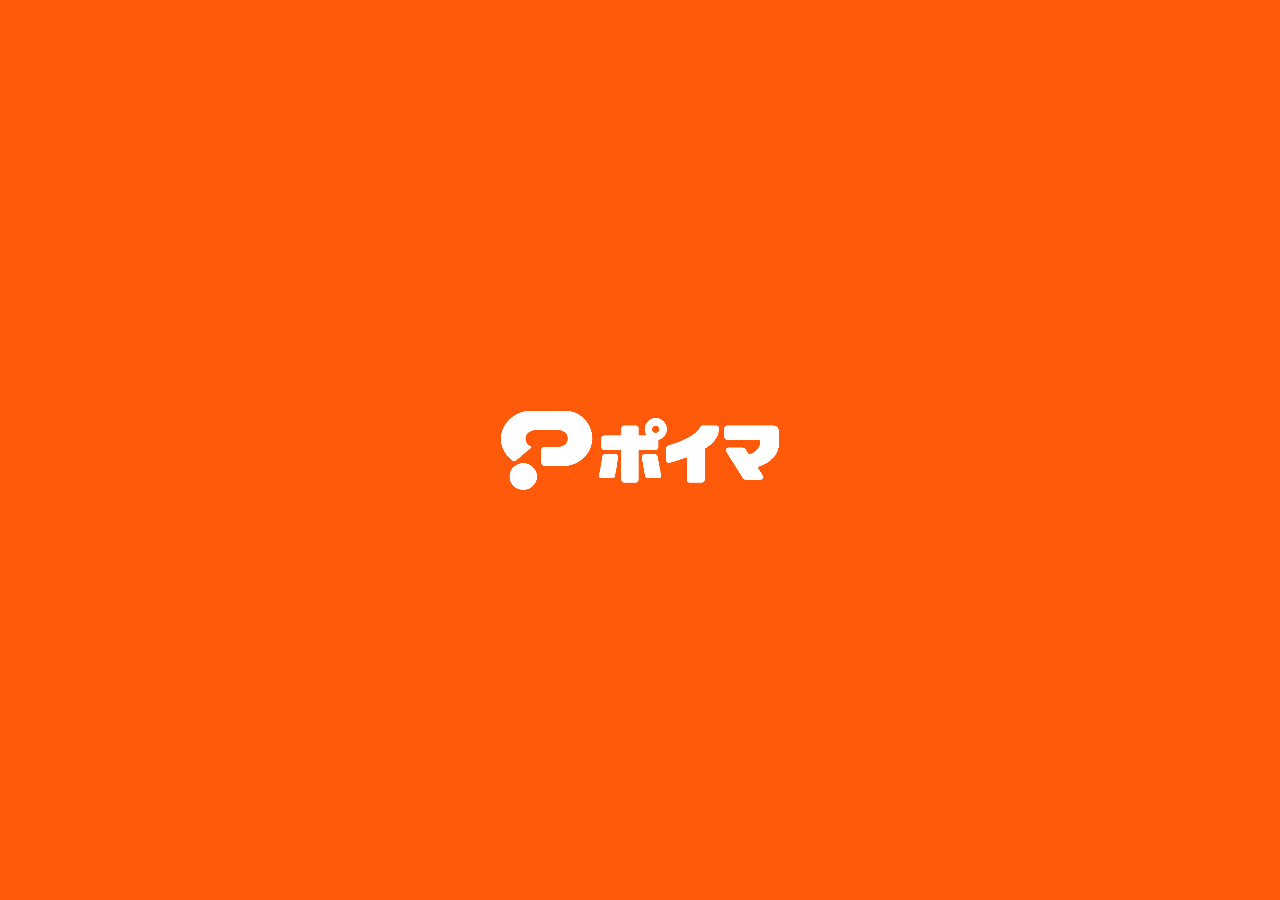
<file: index.html>
<!doctype html>
<html lang="ja">
<head>
  <meta charset="utf-8">
  <meta name="viewport" content="width=device-width, initial-scale=1, viewport-fit=cover">
  <meta name="robots" content="noindex,nofollow">
  <meta name="theme-color" content="#ff5a0a">
  <title>ポイマ</title>
  <link rel="icon" href="/assets/app-icon.webp">
  <style>
    html { background: #ff5a0a; }
    body { margin: 0; }
    main { min-height: 100vh; min-height: 100dvh; display: grid; place-items: center; }
    .logo { width: min(94vw, 470px); }
    .logo img { display: block; width: 100%; height: auto; filter: grayscale(1) invert(1) brightness(3) contrast(2); mix-blend-mode: screen; }
  </style>
</head>
<body>
  <main aria-label="ポイマ">
    <div class="logo"><img src="/assets/logo.webp" alt="ポイマ" width="2172" height="724"></div>
  </main>
</body>
</html>
</file>
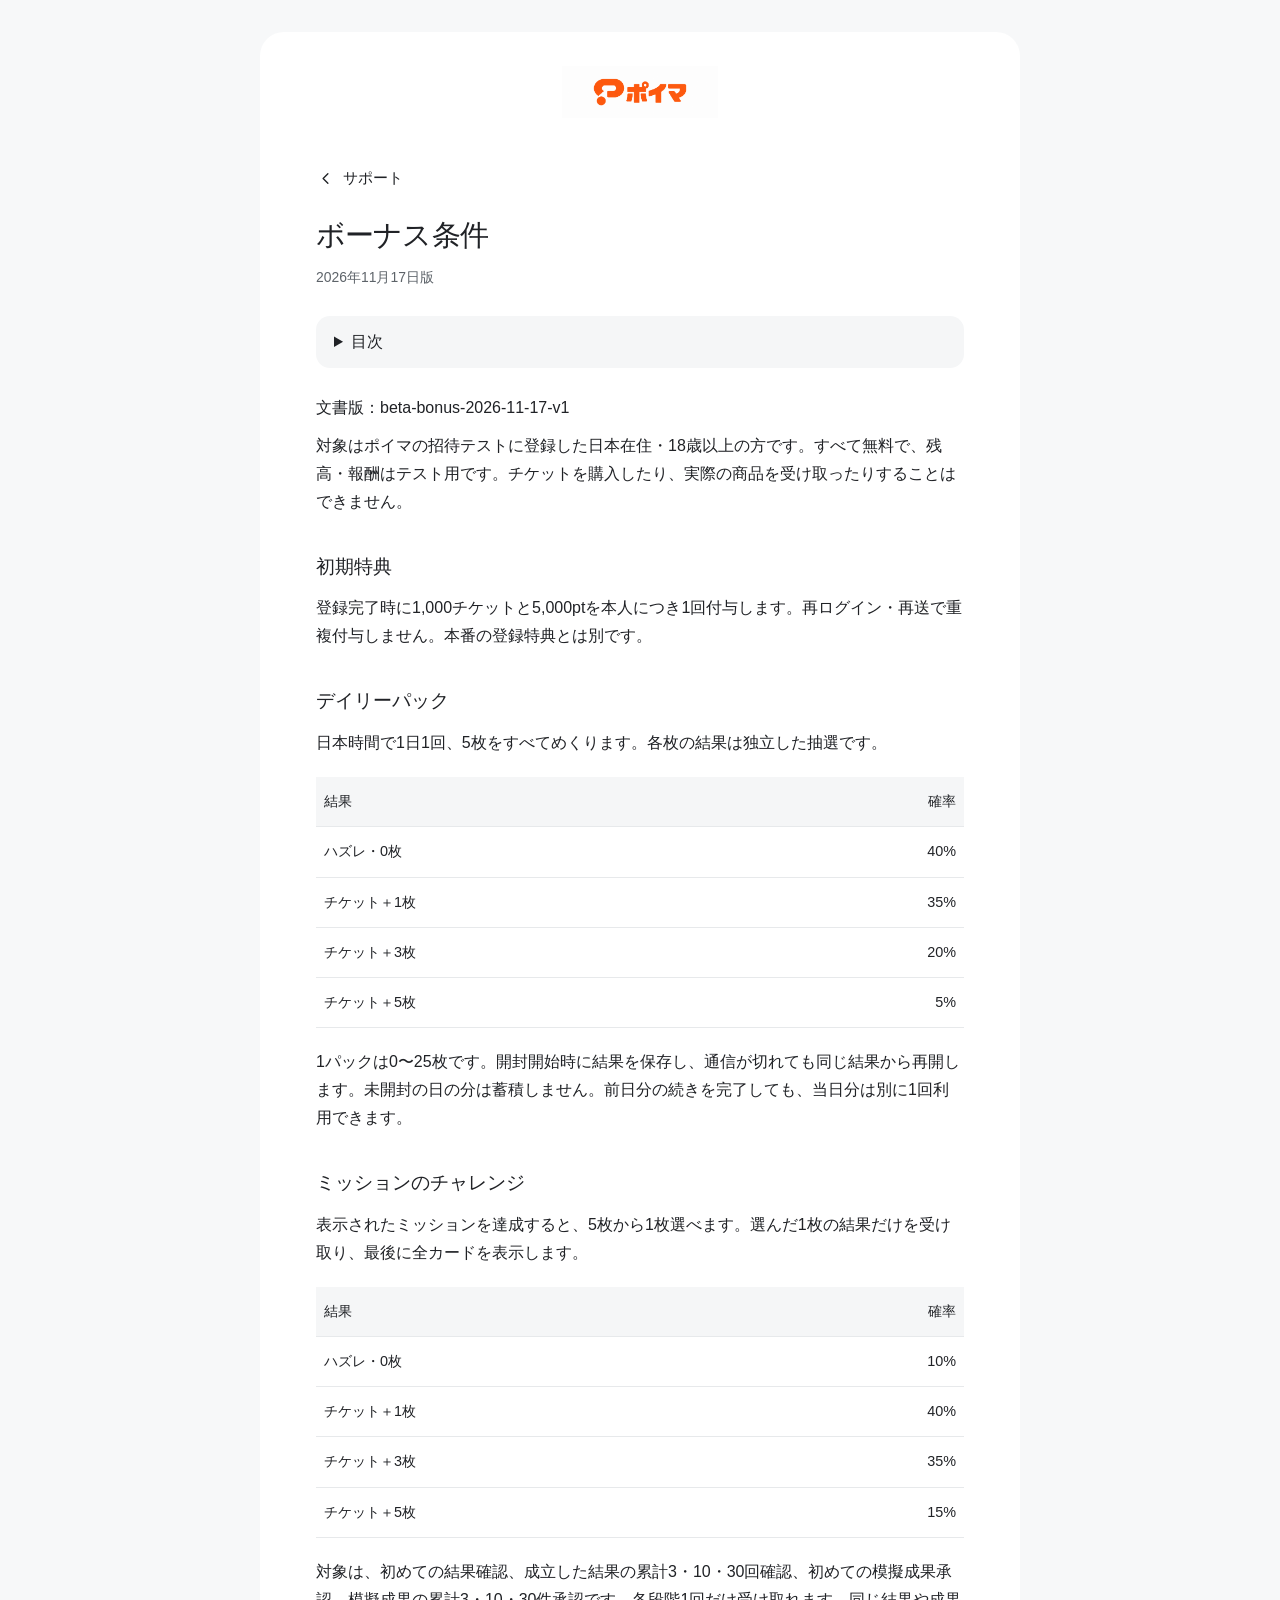
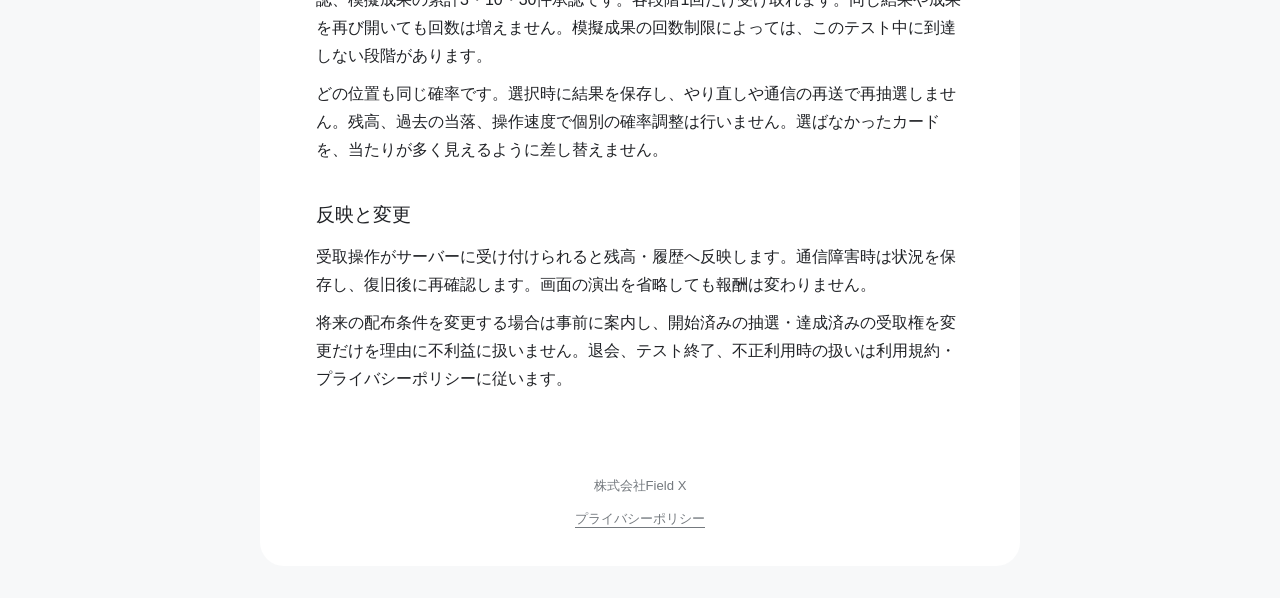
<file: beta/bonus/index.html>
<!doctype html><html lang="ja"><head><meta charset="utf-8"><meta name="viewport" content="width=device-width,initial-scale=1"><meta name="robots" content="noindex,nofollow"><meta name="referrer" content="no-referrer"><meta http-equiv="Content-Security-Policy" content="default-src 'none'; script-src 'self' https://challenges.cloudflare.com; style-src 'self' 'unsafe-inline'; img-src 'self'; connect-src https://gdrxrpqlfaglgatxzumk.supabase.co https://challenges.cloudflare.com; frame-src https://challenges.cloudflare.com; base-uri 'none'; form-action 'self'"><title>ボーナス条件 | ポイマ</title><link rel="stylesheet" href="/beta/assets/style.css"><link rel="icon" href="/beta/assets/icon.png"></head><body><div class="shell"><header class="brand"><a href="/beta/support/" aria-label="ポイマ サポート"><img src="/beta/assets/logo.png" alt="ポイマ" width="144"></a></header><main class=""><a class="back" href="/beta/support/"><svg class="" aria-hidden="true" viewBox="0 0 24 24" fill="none" stroke="currentColor" stroke-width="1.7" stroke-linecap="round" stroke-linejoin="round"><path d="M15 6l-6 6 6 6"/></svg>サポート</a><h1>ボーナス条件</h1><p class="eyebrow">2026年11月17日版</p><details class="toc"><summary>目次</summary><a href="#section-1">初期特典</a><a href="#section-2">デイリーパック</a><a href="#section-3">ミッションのチャレンジ</a><a href="#section-4">反映と変更</a></details><article class="document"><h1>招待テストのボーナス条件</h1>
<p>文書版：beta-bonus-2026-11-17-v1</p>
<p>対象はポイマの招待テストに登録した日本在住・18歳以上の方です。すべて無料で、残高・報酬はテスト用です。チケットを購入したり、実際の商品を受け取ったりすることはできません。</p>
<h2 id="section-1">初期特典</h2>
<p>登録完了時に1,000チケットと5,000ptを本人につき1回付与します。再ログイン・再送で重複付与しません。本番の登録特典とは別です。</p>
<h2 id="section-2">デイリーパック</h2>
<p>日本時間で1日1回、5枚をすべてめくります。各枚の結果は独立した抽選です。</p>
<table>
<thead>
<tr>
<th>結果</th>
<th style="text-align:right">確率</th>
</tr>
</thead>
<tbody>
<tr>
<td>ハズレ・0枚</td>
<td style="text-align:right">40%</td>
</tr>
<tr>
<td>チケット＋1枚</td>
<td style="text-align:right">35%</td>
</tr>
<tr>
<td>チケット＋3枚</td>
<td style="text-align:right">20%</td>
</tr>
<tr>
<td>チケット＋5枚</td>
<td style="text-align:right">5%</td>
</tr>
</tbody>
</table>
<p>1パックは0〜25枚です。開封開始時に結果を保存し、通信が切れても同じ結果から再開します。未開封の日の分は蓄積しません。前日分の続きを完了しても、当日分は別に1回利用できます。</p>
<h2 id="section-3">ミッションのチャレンジ</h2>
<p>表示されたミッションを達成すると、5枚から1枚選べます。選んだ1枚の結果だけを受け取り、最後に全カードを表示します。</p>
<table>
<thead>
<tr>
<th>結果</th>
<th style="text-align:right">確率</th>
</tr>
</thead>
<tbody>
<tr>
<td>ハズレ・0枚</td>
<td style="text-align:right">10%</td>
</tr>
<tr>
<td>チケット＋1枚</td>
<td style="text-align:right">40%</td>
</tr>
<tr>
<td>チケット＋3枚</td>
<td style="text-align:right">35%</td>
</tr>
<tr>
<td>チケット＋5枚</td>
<td style="text-align:right">15%</td>
</tr>
</tbody>
</table>
<p>対象は、初めての結果確認、成立した結果の累計3・10・30回確認、初めての模擬成果承認、模擬成果の累計3・10・30件承認です。各段階1回だけ受け取れます。同じ結果や成果を再び開いても回数は増えません。模擬成果の回数制限によっては、このテスト中に到達しない段階があります。</p>
<p>どの位置も同じ確率です。選択時に結果を保存し、やり直しや通信の再送で再抽選しません。残高、過去の当落、操作速度で個別の確率調整は行いません。選ばなかったカードを、当たりが多く見えるように差し替えません。</p>
<h2 id="section-4">反映と変更</h2>
<p>受取操作がサーバーに受け付けられると残高・履歴へ反映します。通信障害時は状況を保存し、復旧後に再確認します。画面の演出を省略しても報酬は変わりません。</p>
<p>将来の配布条件を変更する場合は事前に案内し、開始済みの抽選・達成済みの受取権を変更だけを理由に不利益に扱いません。退会、テスト終了、不正利用時の扱いは利用規約・プライバシーポリシーに従います。</p>
</article></main><footer class="footer">株式会社Field X<br><a href="/beta/privacy/">プライバシーポリシー</a></footer></div><script type="module" src="/beta/assets/app.js"></script></body></html>
</file>
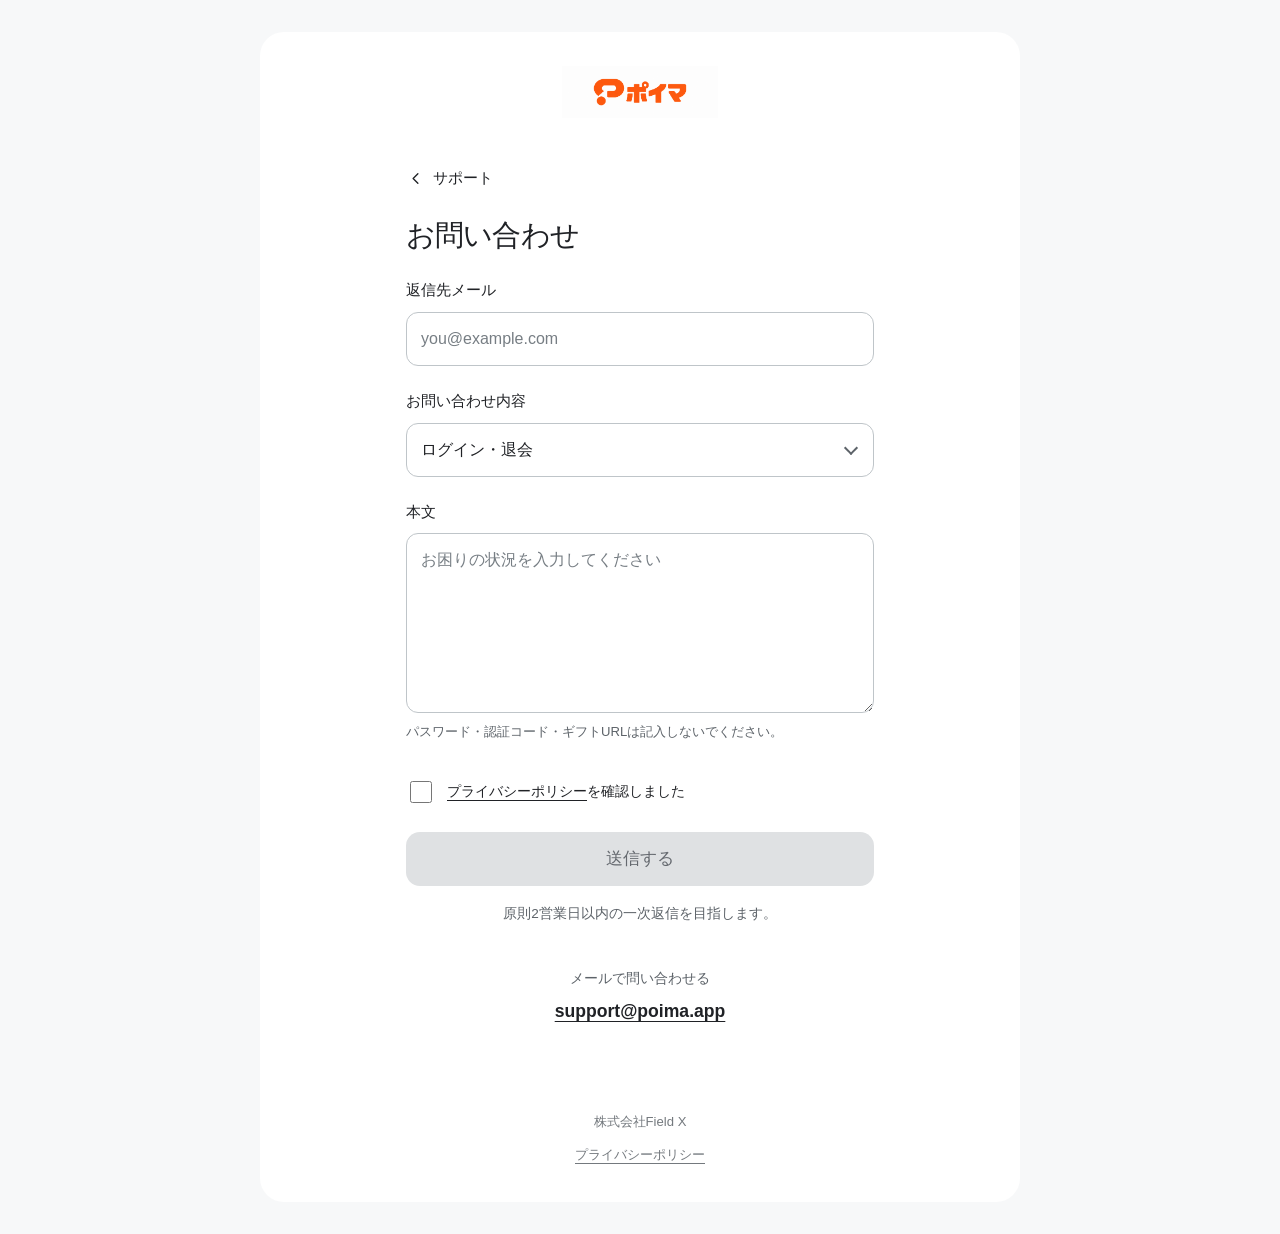
<file: beta/contact/index.html>
<!doctype html><html lang="ja"><head><meta charset="utf-8"><meta name="viewport" content="width=device-width,initial-scale=1"><meta name="robots" content="noindex,nofollow"><meta name="referrer" content="no-referrer"><meta http-equiv="Content-Security-Policy" content="default-src 'none'; script-src 'self' https://challenges.cloudflare.com; style-src 'self' 'unsafe-inline'; img-src 'self'; connect-src https://gdrxrpqlfaglgatxzumk.supabase.co https://challenges.cloudflare.com; frame-src https://challenges.cloudflare.com; base-uri 'none'; form-action 'self'"><title>お問い合わせ | ポイマ</title><link rel="stylesheet" href="/beta/assets/style.css"><link rel="icon" href="/beta/assets/icon.png"></head><body><div class="shell"><header class="brand"><a href="/beta/support/" aria-label="ポイマ サポート"><img src="/beta/assets/logo.png" alt="ポイマ" width="144"></a></header><main class="contact-main"><a class="back" href="/beta/support/"><svg class="" aria-hidden="true" viewBox="0 0 24 24" fill="none" stroke="currentColor" stroke-width="1.7" stroke-linecap="round" stroke-linejoin="round"><path d="M15 6l-6 6 6 6"/></svg>サポート</a><h1>お問い合わせ</h1><form id="contact-form" novalidate>
<div class="field"><label for="email">返信先メール</label><input id="email" name="email" type="email" autocomplete="email" inputmode="email" required maxlength="254" placeholder="you@example.com"></div>
<div class="field"><label for="category">お問い合わせ内容</label><div class="select-field"><select id="category" name="category" required><option value="account">ログイン・退会</option><option value="prediction">予測・結果</option><option value="exchange">ギフト交換</option><option value="offer">案件・チケット</option><option value="other">その他</option></select></div></div>
<div class="field"><label for="body">本文</label><textarea id="body" name="body" required maxlength="3000" aria-describedby="body-hint" placeholder="お困りの状況を入力してください"></textarea><p class="hint" id="body-hint">パスワード・認証コード・ギフトURLは記入しないでください。</p></div>
<div class="trap" aria-hidden="true"><label>ウェブサイト<input name="website" tabindex="-1" autocomplete="off"></label></div>
<label class="check"><input type="checkbox" name="accepted" required><span><a href="/beta/privacy/" target="_blank" rel="noopener">プライバシーポリシー</a>を確認しました</span></label><div id="challenge"></div><p class="error" id="error" role="alert" tabindex="-1"></p>
<button type="submit" class="primary" disabled>送信する</button><p class="reply-note">原則2営業日以内の一次返信を目指します。</p></form>
<section id="complete" hidden tabindex="-1" aria-labelledby="complete-title"><div class="panel"><h2 id="complete-title">お問い合わせを受け付けました</h2><p class="eyebrow">受付番号</p><p class="receipt" id="receipt"></p><p>入力されたメールアドレスへ返信します。</p></div><a class="primary" href="/beta/support/">サポートに戻る</a></section><script type="application/json" id="support-config">{"enabled": true, "endpoint": "https://gdrxrpqlfaglgatxzumk.supabase.co/functions/v1/poima-public-support", "privacyVersion": "beta-privacy-2026-11-17-v1", "challengeSiteKey": "0x4AAAAAAGEYndNtY1wdcUmE"}</script><div class="email">メールで問い合わせる<a href="mailto:support@poima.app">support@poima.app</a></div></main><footer class="footer">株式会社Field X<br><a href="/beta/privacy/">プライバシーポリシー</a></footer></div><script type="module" src="/beta/assets/app.js"></script></body></html>
</file>
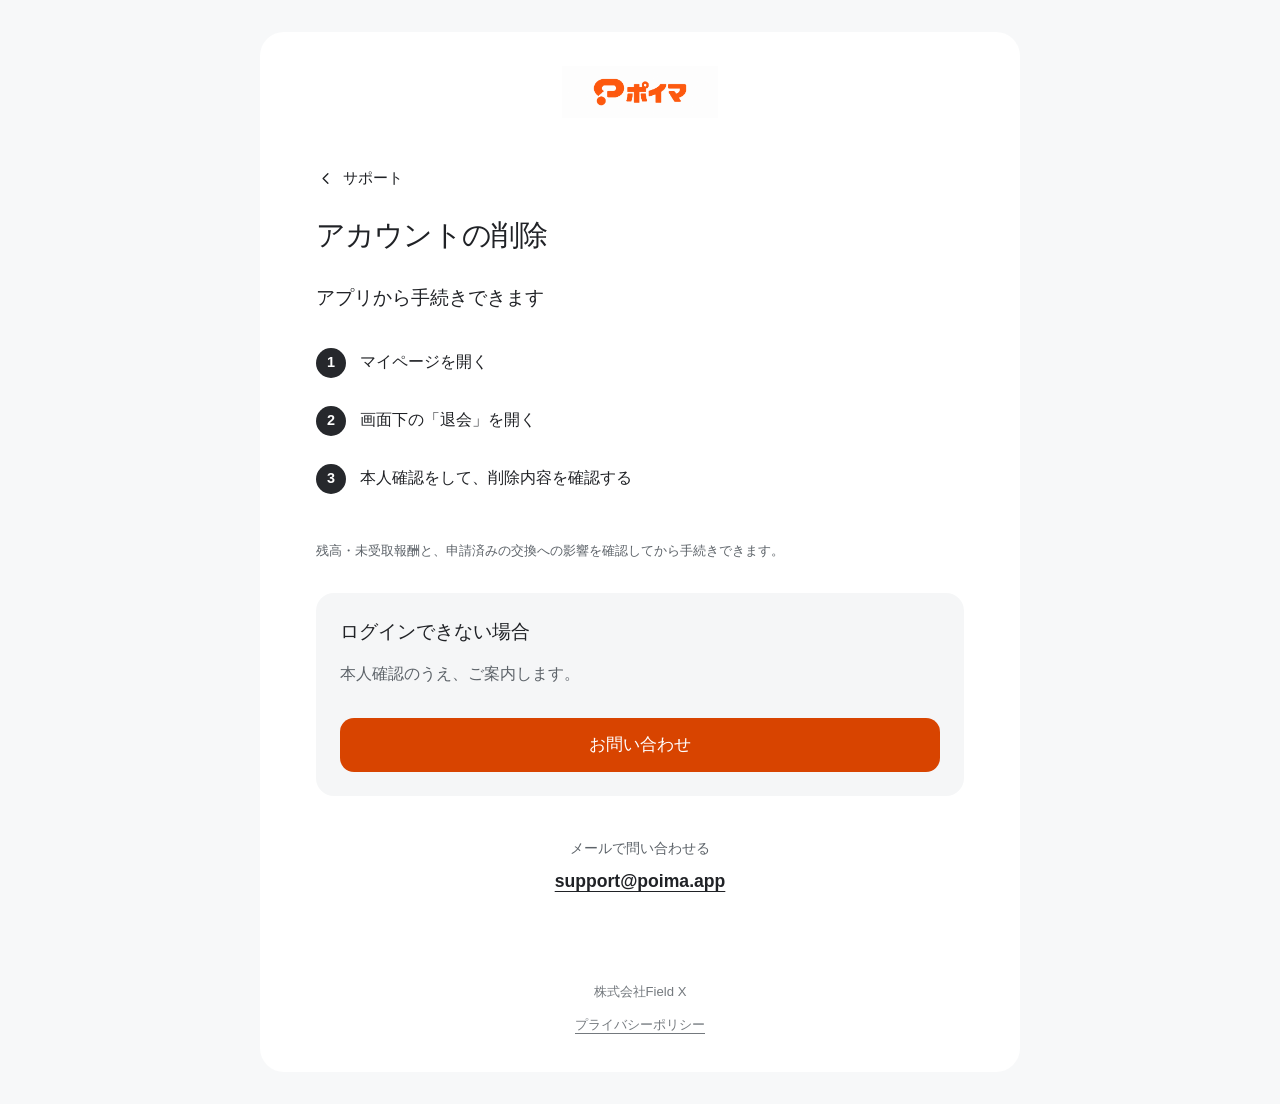
<file: beta/delete-account/index.html>
<!doctype html><html lang="ja"><head><meta charset="utf-8"><meta name="viewport" content="width=device-width,initial-scale=1"><meta name="robots" content="noindex,nofollow"><meta name="referrer" content="no-referrer"><meta http-equiv="Content-Security-Policy" content="default-src 'none'; script-src 'self' https://challenges.cloudflare.com; style-src 'self' 'unsafe-inline'; img-src 'self'; connect-src https://gdrxrpqlfaglgatxzumk.supabase.co https://challenges.cloudflare.com; frame-src https://challenges.cloudflare.com; base-uri 'none'; form-action 'self'"><title>アカウントの削除 | ポイマ</title><link rel="stylesheet" href="/beta/assets/style.css"><link rel="icon" href="/beta/assets/icon.png"></head><body><div class="shell"><header class="brand"><a href="/beta/support/" aria-label="ポイマ サポート"><img src="/beta/assets/logo.png" alt="ポイマ" width="144"></a></header><main class=""><a class="back" href="/beta/support/"><svg class="" aria-hidden="true" viewBox="0 0 24 24" fill="none" stroke="currentColor" stroke-width="1.7" stroke-linecap="round" stroke-linejoin="round"><path d="M15 6l-6 6 6 6"/></svg>サポート</a><h1>アカウントの削除</h1><h2>アプリから手続きできます</h2><ol class="steps"><li>マイページを開く</li><li>画面下の「退会」を開く</li><li>本人確認をして、削除内容を確認する</li></ol><p class="hint">残高・未受取報酬と、申請済みの交換への影響を確認してから手続きできます。</p><section class="panel"><h2>ログインできない場合</h2><p class="lead">本人確認のうえ、ご案内します。</p><a class="primary" href="/beta/contact/">お問い合わせ</a></section><div class="email">メールで問い合わせる<a href="mailto:support@poima.app">support@poima.app</a></div></main><footer class="footer">株式会社Field X<br><a href="/beta/privacy/">プライバシーポリシー</a></footer></div><script type="module" src="/beta/assets/app.js"></script></body></html>
</file>
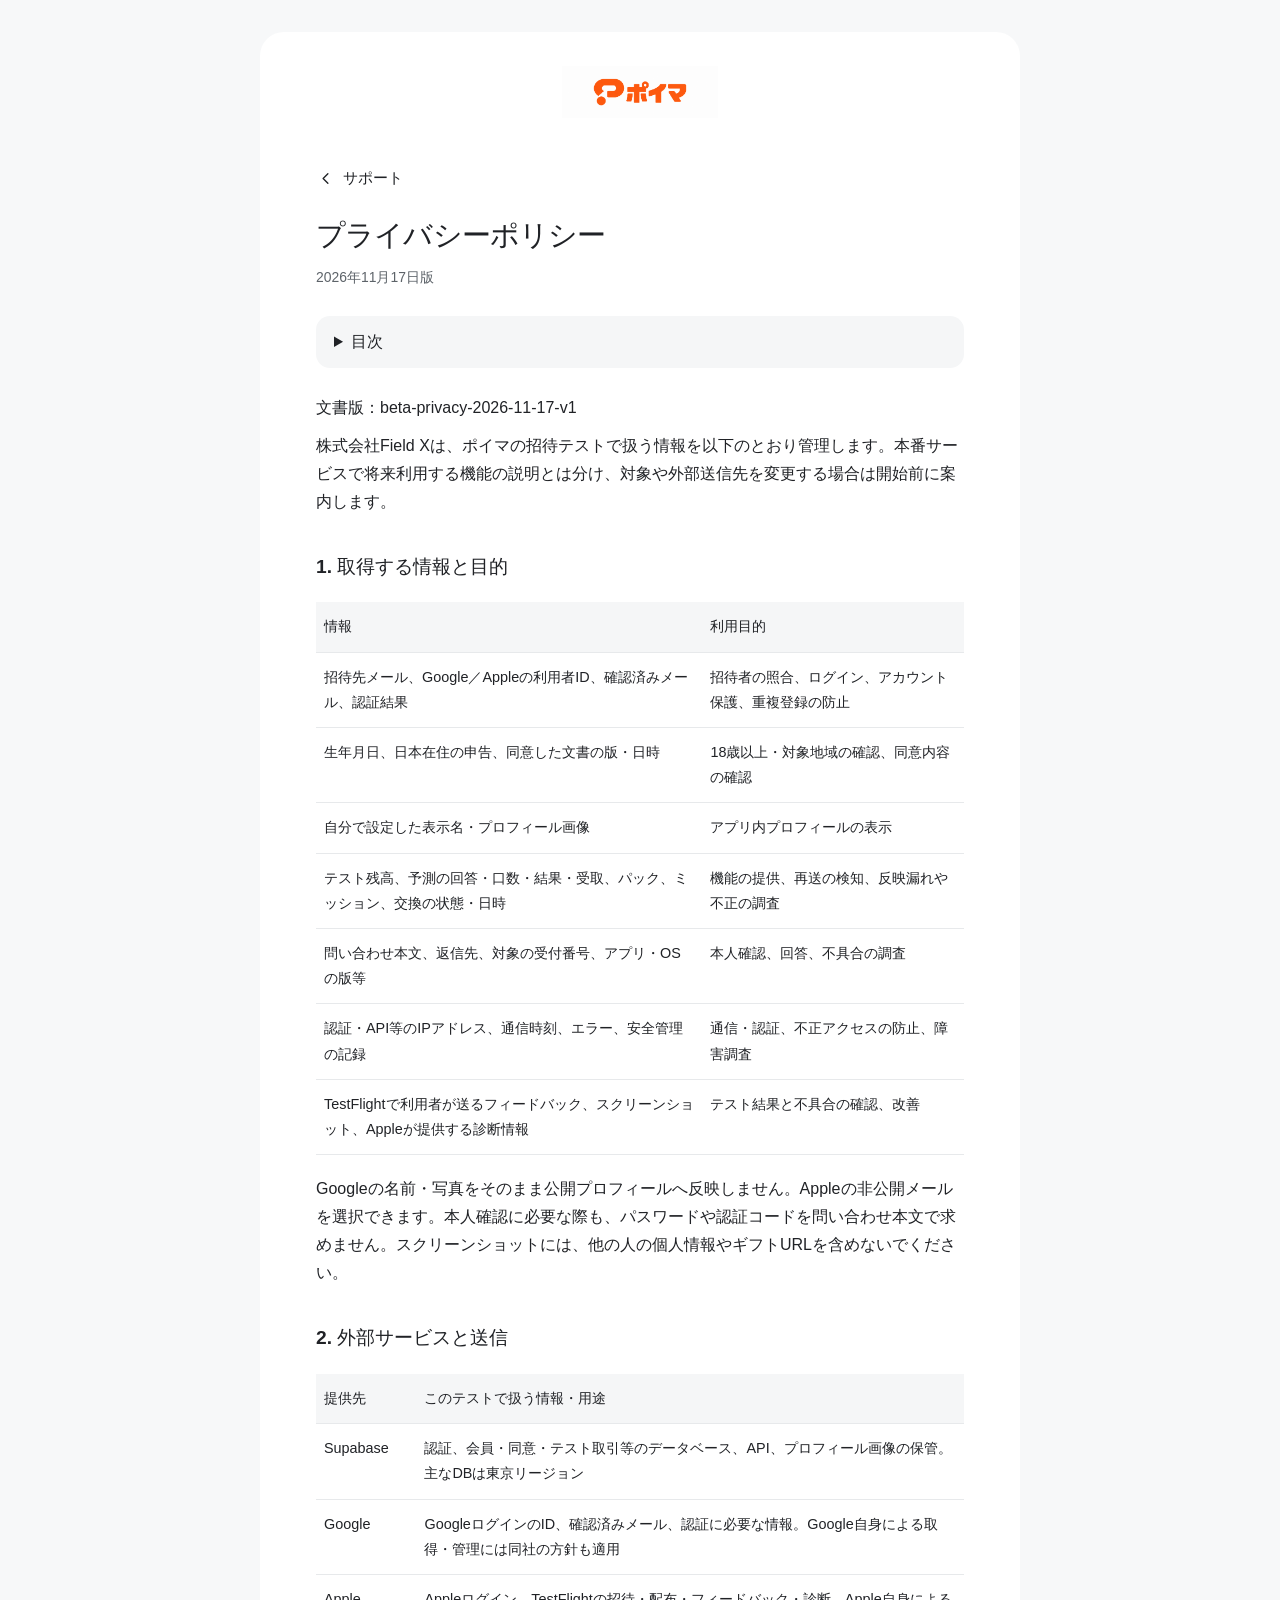
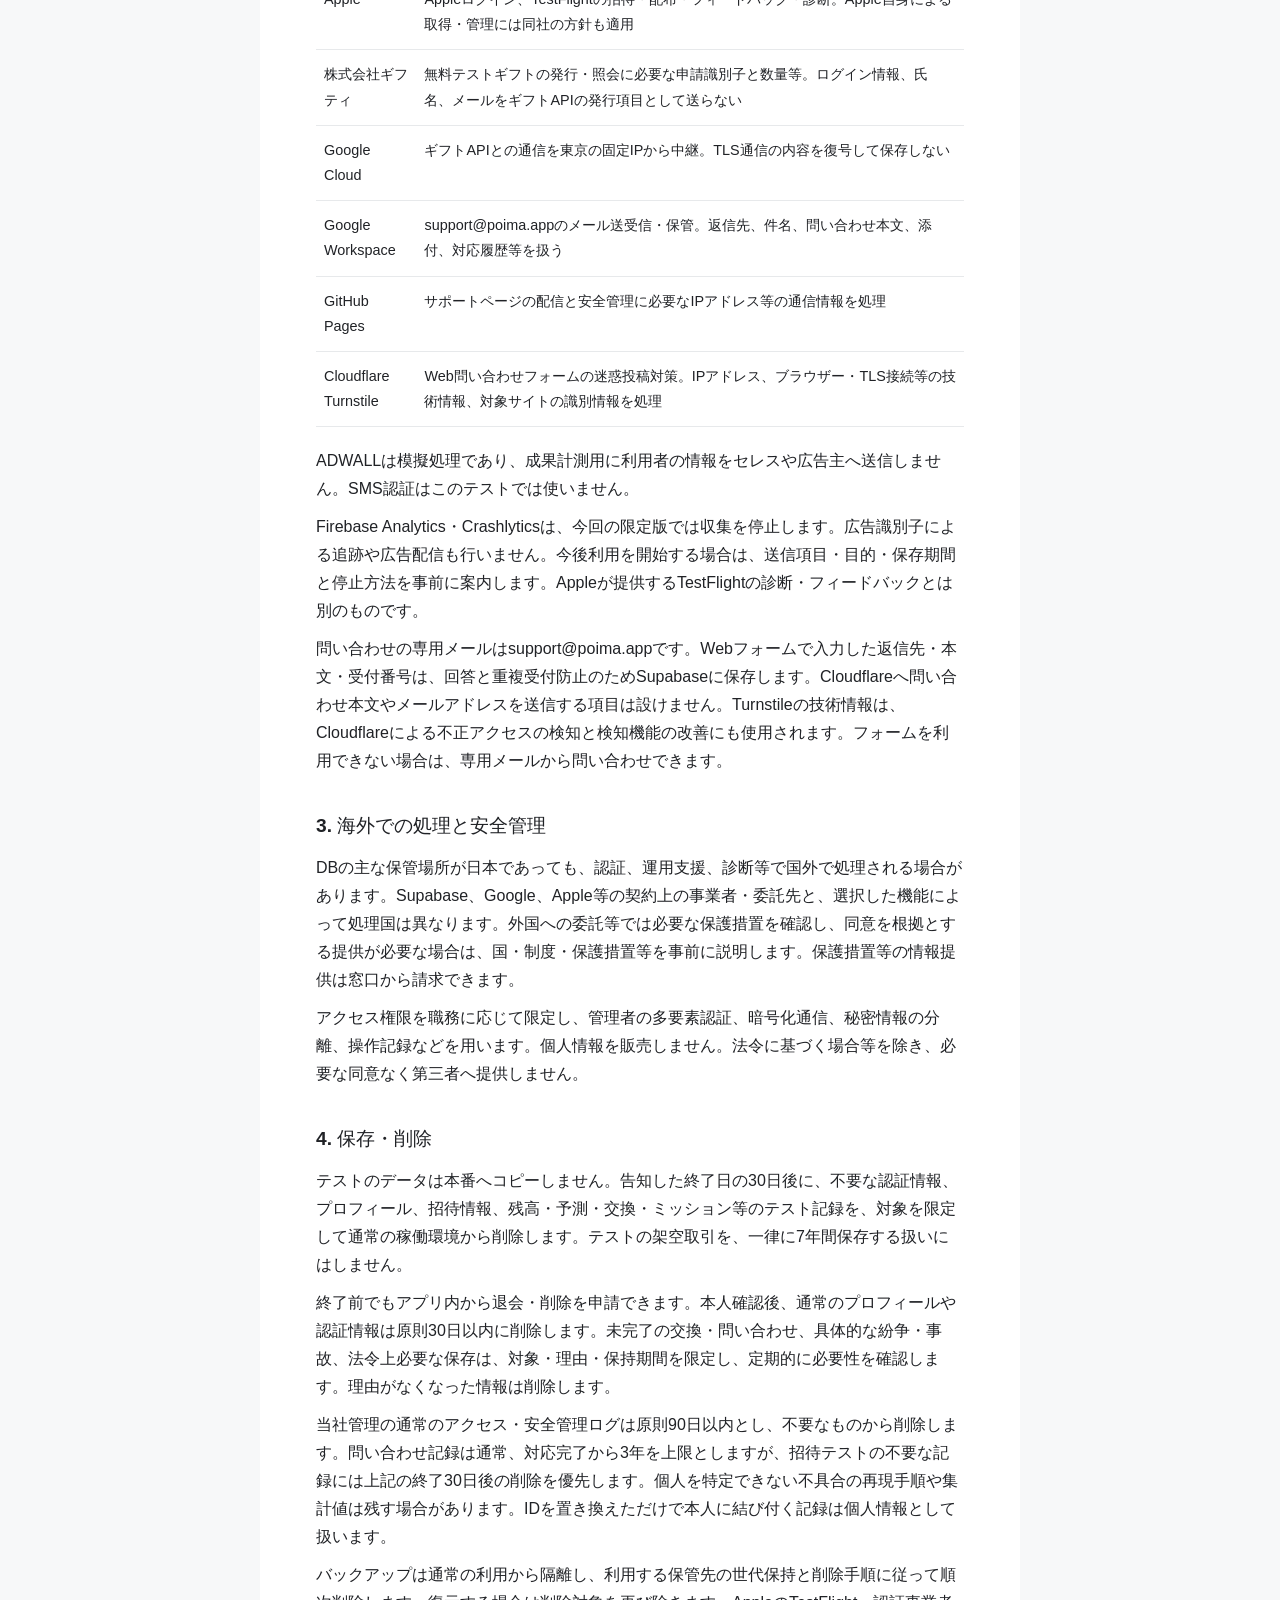
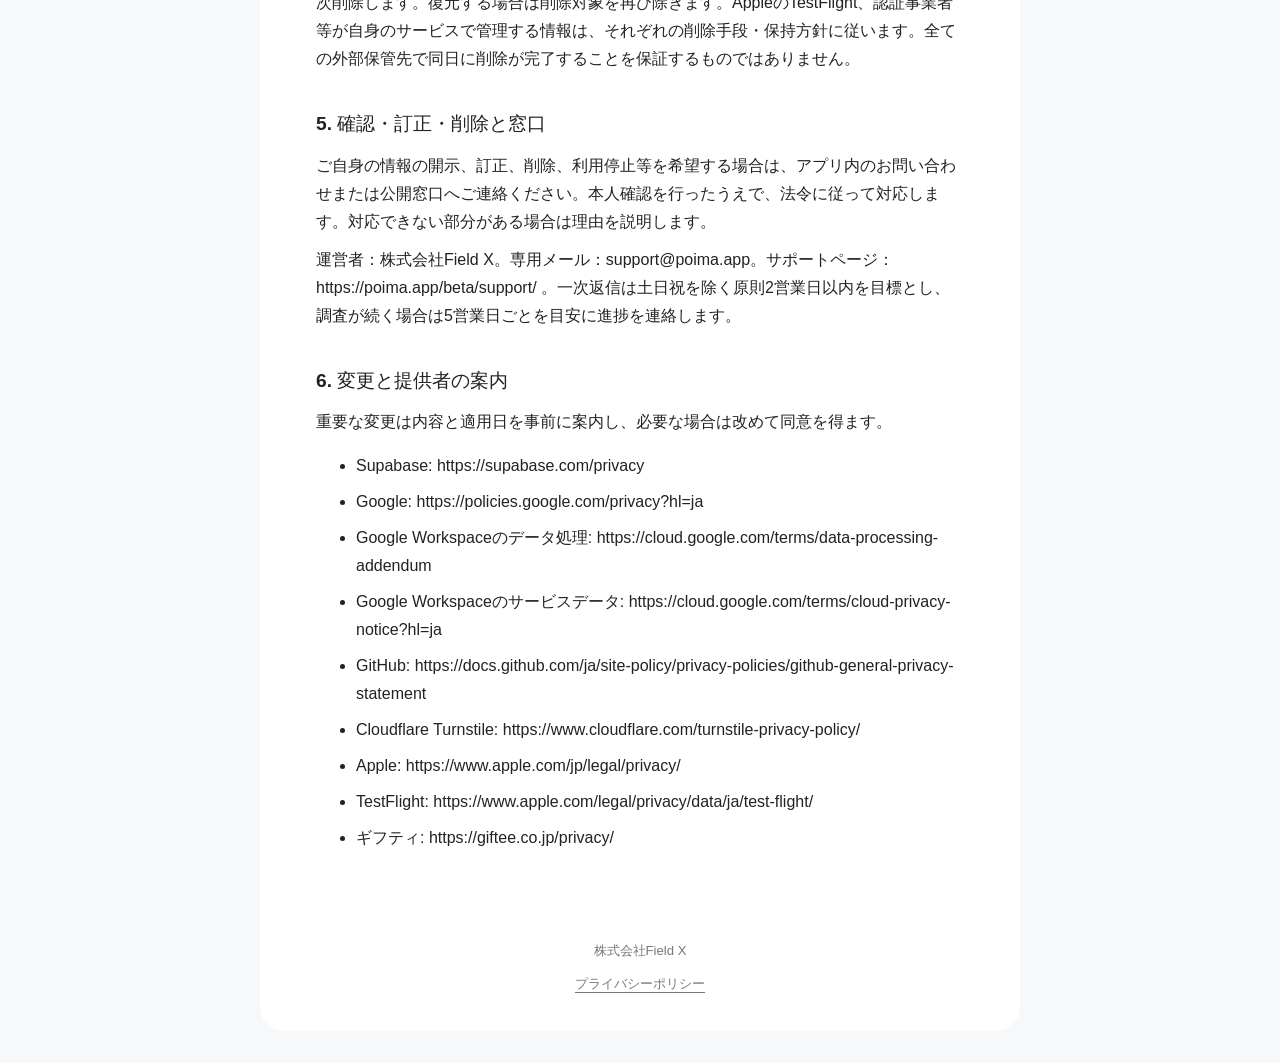
<file: beta/privacy/index.html>
<!doctype html><html lang="ja"><head><meta charset="utf-8"><meta name="viewport" content="width=device-width,initial-scale=1"><meta name="robots" content="noindex,nofollow"><meta name="referrer" content="no-referrer"><meta http-equiv="Content-Security-Policy" content="default-src 'none'; script-src 'self' https://challenges.cloudflare.com; style-src 'self' 'unsafe-inline'; img-src 'self'; connect-src https://gdrxrpqlfaglgatxzumk.supabase.co https://challenges.cloudflare.com; frame-src https://challenges.cloudflare.com; base-uri 'none'; form-action 'self'"><title>プライバシーポリシー | ポイマ</title><link rel="stylesheet" href="/beta/assets/style.css"><link rel="icon" href="/beta/assets/icon.png"></head><body><div class="shell"><header class="brand"><a href="/beta/support/" aria-label="ポイマ サポート"><img src="/beta/assets/logo.png" alt="ポイマ" width="144"></a></header><main class=""><a class="back" href="/beta/support/"><svg class="" aria-hidden="true" viewBox="0 0 24 24" fill="none" stroke="currentColor" stroke-width="1.7" stroke-linecap="round" stroke-linejoin="round"><path d="M15 6l-6 6 6 6"/></svg>サポート</a><h1>プライバシーポリシー</h1><p class="eyebrow">2026年11月17日版</p><details class="toc"><summary>目次</summary><a href="#section-1">1. 取得する情報と目的</a><a href="#section-2">2. 外部サービスと送信</a><a href="#section-3">3. 海外での処理と安全管理</a><a href="#section-4">4. 保存・削除</a><a href="#section-5">5. 確認・訂正・削除と窓口</a><a href="#section-6">6. 変更と提供者の案内</a></details><article class="document"><h1>ポイマ 招待テストのプライバシーポリシー</h1>
<p>文書版：beta-privacy-2026-11-17-v1</p>
<p>株式会社Field Xは、ポイマの招待テストで扱う情報を以下のとおり管理します。本番サービスで将来利用する機能の説明とは分け、対象や外部送信先を変更する場合は開始前に案内します。</p>
<h2 id="section-1">1. 取得する情報と目的</h2>
<table>
<thead>
<tr>
<th>情報</th>
<th>利用目的</th>
</tr>
</thead>
<tbody>
<tr>
<td>招待先メール、Google／Appleの利用者ID、確認済みメール、認証結果</td>
<td>招待者の照合、ログイン、アカウント保護、重複登録の防止</td>
</tr>
<tr>
<td>生年月日、日本在住の申告、同意した文書の版・日時</td>
<td>18歳以上・対象地域の確認、同意内容の確認</td>
</tr>
<tr>
<td>自分で設定した表示名・プロフィール画像</td>
<td>アプリ内プロフィールの表示</td>
</tr>
<tr>
<td>テスト残高、予測の回答・口数・結果・受取、パック、ミッション、交換の状態・日時</td>
<td>機能の提供、再送の検知、反映漏れや不正の調査</td>
</tr>
<tr>
<td>問い合わせ本文、返信先、対象の受付番号、アプリ・OSの版等</td>
<td>本人確認、回答、不具合の調査</td>
</tr>
<tr>
<td>認証・API等のIPアドレス、通信時刻、エラー、安全管理の記録</td>
<td>通信・認証、不正アクセスの防止、障害調査</td>
</tr>
<tr>
<td>TestFlightで利用者が送るフィードバック、スクリーンショット、Appleが提供する診断情報</td>
<td>テスト結果と不具合の確認、改善</td>
</tr>
</tbody>
</table>
<p>Googleの名前・写真をそのまま公開プロフィールへ反映しません。Appleの非公開メールを選択できます。本人確認に必要な際も、パスワードや認証コードを問い合わせ本文で求めません。スクリーンショットには、他の人の個人情報やギフトURLを含めないでください。</p>
<h2 id="section-2">2. 外部サービスと送信</h2>
<table>
<thead>
<tr>
<th>提供先</th>
<th>このテストで扱う情報・用途</th>
</tr>
</thead>
<tbody>
<tr>
<td>Supabase</td>
<td>認証、会員・同意・テスト取引等のデータベース、API、プロフィール画像の保管。主なDBは東京リージョン</td>
</tr>
<tr>
<td>Google</td>
<td>GoogleログインのID、確認済みメール、認証に必要な情報。Google自身による取得・管理には同社の方針も適用</td>
</tr>
<tr>
<td>Apple</td>
<td>Appleログイン、TestFlightの招待・配布・フィードバック・診断。Apple自身による取得・管理には同社の方針も適用</td>
</tr>
<tr>
<td>株式会社ギフティ</td>
<td>無料テストギフトの発行・照会に必要な申請識別子と数量等。ログイン情報、氏名、メールをギフトAPIの発行項目として送らない</td>
</tr>
<tr>
<td>Google Cloud</td>
<td>ギフトAPIとの通信を東京の固定IPから中継。TLS通信の内容を復号して保存しない</td>
</tr>
<tr>
<td>Google Workspace</td>
<td>support@poima.appのメール送受信・保管。返信先、件名、問い合わせ本文、添付、対応履歴等を扱う</td>
</tr>
<tr>
<td>GitHub Pages</td>
<td>サポートページの配信と安全管理に必要なIPアドレス等の通信情報を処理</td>
</tr>
<tr>
<td>Cloudflare Turnstile</td>
<td>Web問い合わせフォームの迷惑投稿対策。IPアドレス、ブラウザー・TLS接続等の技術情報、対象サイトの識別情報を処理</td>
</tr>
</tbody>
</table>
<p>ADWALLは模擬処理であり、成果計測用に利用者の情報をセレスや広告主へ送信しません。SMS認証はこのテストでは使いません。</p>
<p>Firebase Analytics・Crashlyticsは、今回の限定版では収集を停止します。広告識別子による追跡や広告配信も行いません。今後利用を開始する場合は、送信項目・目的・保存期間と停止方法を事前に案内します。Appleが提供するTestFlightの診断・フィードバックとは別のものです。</p>
<p>問い合わせの専用メールはsupport@poima.appです。Webフォームで入力した返信先・本文・受付番号は、回答と重複受付防止のためSupabaseに保存します。Cloudflareへ問い合わせ本文やメールアドレスを送信する項目は設けません。Turnstileの技術情報は、Cloudflareによる不正アクセスの検知と検知機能の改善にも使用されます。フォームを利用できない場合は、専用メールから問い合わせできます。</p>
<h2 id="section-3">3. 海外での処理と安全管理</h2>
<p>DBの主な保管場所が日本であっても、認証、運用支援、診断等で国外で処理される場合があります。Supabase、Google、Apple等の契約上の事業者・委託先と、選択した機能によって処理国は異なります。外国への委託等では必要な保護措置を確認し、同意を根拠とする提供が必要な場合は、国・制度・保護措置等を事前に説明します。保護措置等の情報提供は窓口から請求できます。</p>
<p>アクセス権限を職務に応じて限定し、管理者の多要素認証、暗号化通信、秘密情報の分離、操作記録などを用います。個人情報を販売しません。法令に基づく場合等を除き、必要な同意なく第三者へ提供しません。</p>
<h2 id="section-4">4. 保存・削除</h2>
<p>テストのデータは本番へコピーしません。告知した終了日の30日後に、不要な認証情報、プロフィール、招待情報、残高・予測・交換・ミッション等のテスト記録を、対象を限定して通常の稼働環境から削除します。テストの架空取引を、一律に7年間保存する扱いにはしません。</p>
<p>終了前でもアプリ内から退会・削除を申請できます。本人確認後、通常のプロフィールや認証情報は原則30日以内に削除します。未完了の交換・問い合わせ、具体的な紛争・事故、法令上必要な保存は、対象・理由・保持期間を限定し、定期的に必要性を確認します。理由がなくなった情報は削除します。</p>
<p>当社管理の通常のアクセス・安全管理ログは原則90日以内とし、不要なものから削除します。問い合わせ記録は通常、対応完了から3年を上限としますが、招待テストの不要な記録には上記の終了30日後の削除を優先します。個人を特定できない不具合の再現手順や集計値は残す場合があります。IDを置き換えただけで本人に結び付く記録は個人情報として扱います。</p>
<p>バックアップは通常の利用から隔離し、利用する保管先の世代保持と削除手順に従って順次削除します。復元する場合は削除対象を再び除きます。AppleのTestFlight、認証事業者等が自身のサービスで管理する情報は、それぞれの削除手段・保持方針に従います。全ての外部保管先で同日に削除が完了することを保証するものではありません。</p>
<h2 id="section-5">5. 確認・訂正・削除と窓口</h2>
<p>ご自身の情報の開示、訂正、削除、利用停止等を希望する場合は、アプリ内のお問い合わせまたは公開窓口へご連絡ください。本人確認を行ったうえで、法令に従って対応します。対応できない部分がある場合は理由を説明します。</p>
<p>運営者：株式会社Field X。専用メール：support@poima.app。サポートページ：https://poima.app/beta/support/ 。一次返信は土日祝を除く原則2営業日以内を目標とし、調査が続く場合は5営業日ごとを目安に進捗を連絡します。</p>
<h2 id="section-6">6. 変更と提供者の案内</h2>
<p>重要な変更は内容と適用日を事前に案内し、必要な場合は改めて同意を得ます。</p>
<ul>
<li>Supabase: https://supabase.com/privacy</li>
<li>Google: https://policies.google.com/privacy?hl=ja</li>
<li>Google Workspaceのデータ処理: https://cloud.google.com/terms/data-processing-addendum</li>
<li>Google Workspaceのサービスデータ: https://cloud.google.com/terms/cloud-privacy-notice?hl=ja</li>
<li>GitHub: https://docs.github.com/ja/site-policy/privacy-policies/github-general-privacy-statement</li>
<li>Cloudflare Turnstile: https://www.cloudflare.com/turnstile-privacy-policy/</li>
<li>Apple: https://www.apple.com/jp/legal/privacy/</li>
<li>TestFlight: https://www.apple.com/legal/privacy/data/ja/test-flight/</li>
<li>ギフティ: https://giftee.co.jp/privacy/</li>
</ul>
</article></main><footer class="footer">株式会社Field X<br><a href="/beta/privacy/">プライバシーポリシー</a></footer></div><script type="module" src="/beta/assets/app.js"></script></body></html>
</file>
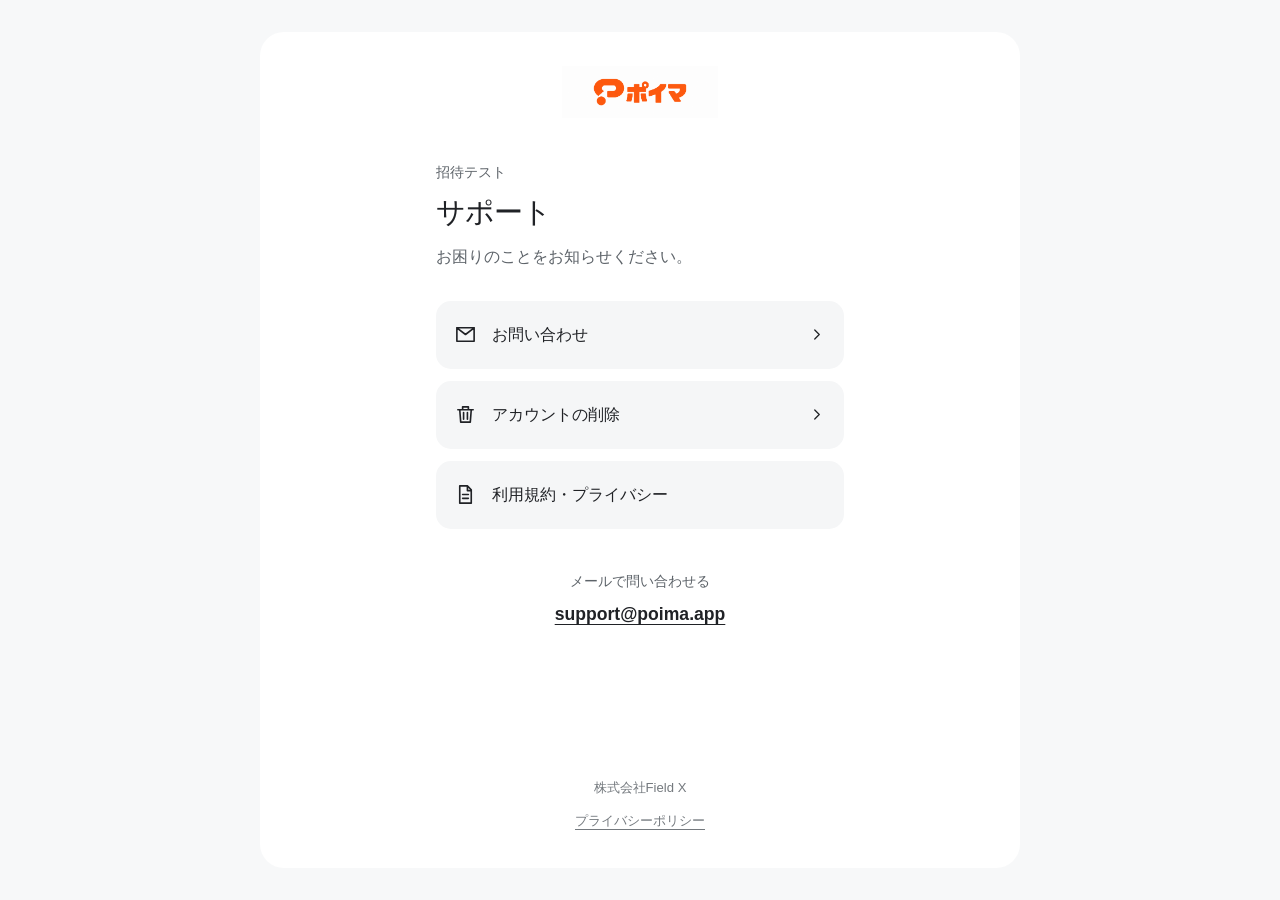
<file: beta/support/index.html>
<!doctype html><html lang="ja"><head><meta charset="utf-8"><meta name="viewport" content="width=device-width,initial-scale=1"><meta name="robots" content="noindex,nofollow"><meta name="referrer" content="no-referrer"><meta http-equiv="Content-Security-Policy" content="default-src 'none'; script-src 'self' https://challenges.cloudflare.com; style-src 'self' 'unsafe-inline'; img-src 'self'; connect-src https://gdrxrpqlfaglgatxzumk.supabase.co https://challenges.cloudflare.com; frame-src https://challenges.cloudflare.com; base-uri 'none'; form-action 'self'"><title>サポート | ポイマ</title><link rel="stylesheet" href="/beta/assets/style.css"><link rel="icon" href="/beta/assets/icon.png"></head><body><div class="shell"><header class="brand"><a href="/beta/support/" aria-label="ポイマ サポート"><img src="/beta/assets/logo.png" alt="ポイマ" width="144"></a></header><main class="support-home"><p class="eyebrow">招待テスト</p><h1>サポート</h1><p class="lead">お困りのことをお知らせください。</p><nav class="links" aria-label="お問い合わせ・文書"><a class="link-row" href="/beta/contact/"><svg class="" aria-hidden="true" viewBox="0 0 24 24" fill="none" stroke="currentColor" stroke-width="1.7" stroke-linecap="round" stroke-linejoin="round"><path d="M3 5h18v14H3z M3 5l9 7 9-7"/></svg><span>お問い合わせ</span><svg class="chevron" aria-hidden="true" viewBox="0 0 24 24" fill="none" stroke="currentColor" stroke-width="1.7" stroke-linecap="round" stroke-linejoin="round"><path d="M9 6l6 6-6 6"/></svg></a><a class="link-row" href="/beta/delete-account/"><svg class="" aria-hidden="true" viewBox="0 0 24 24" fill="none" stroke="currentColor" stroke-width="1.7" stroke-linecap="round" stroke-linejoin="round"><path d="M4 7h16 M9 7V4h6v3 M6 7l1 13h10l1-13 M10 10v7 M14 10v7"/></svg><span>アカウントの削除</span><svg class="chevron" aria-hidden="true" viewBox="0 0 24 24" fill="none" stroke="currentColor" stroke-width="1.7" stroke-linecap="round" stroke-linejoin="round"><path d="M9 6l6 6-6 6"/></svg></a><details><summary class="link-row"><svg class="" aria-hidden="true" viewBox="0 0 24 24" fill="none" stroke="currentColor" stroke-width="1.7" stroke-linecap="round" stroke-linejoin="round"><path d="M6 3h8l4 4v14H6z M14 3v5h4 M9 12h6 M9 16h6"/></svg>利用規約・プライバシー</summary><div class="doc-links"><a href="/beta/terms/">利用規約</a><a href="/beta/privacy/">プライバシーポリシー</a><a href="/beta/bonus/">ボーナス条件</a></div></details></nav><div class="email">メールで問い合わせる<a href="mailto:support@poima.app">support@poima.app</a></div></main><footer class="footer">株式会社Field X<br><a href="/beta/privacy/">プライバシーポリシー</a></footer></div><script type="module" src="/beta/assets/app.js"></script></body></html>
</file>
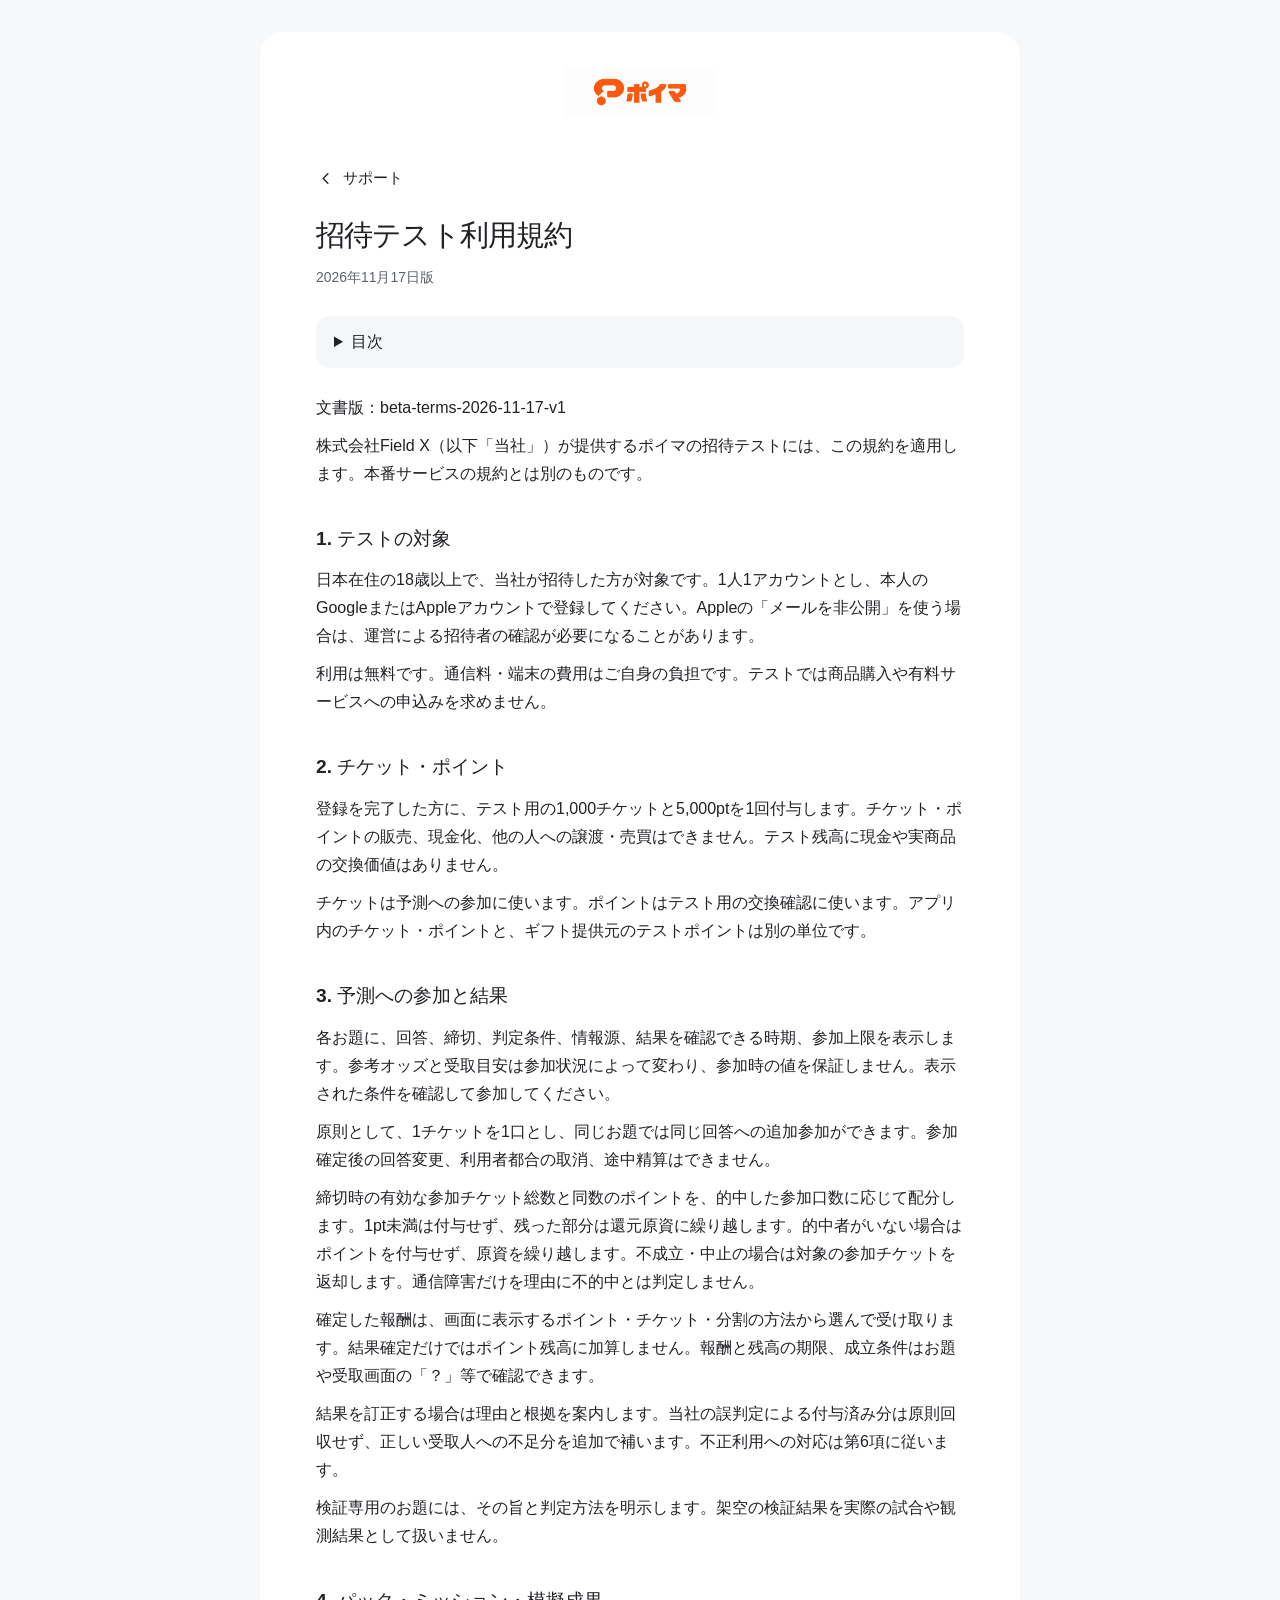
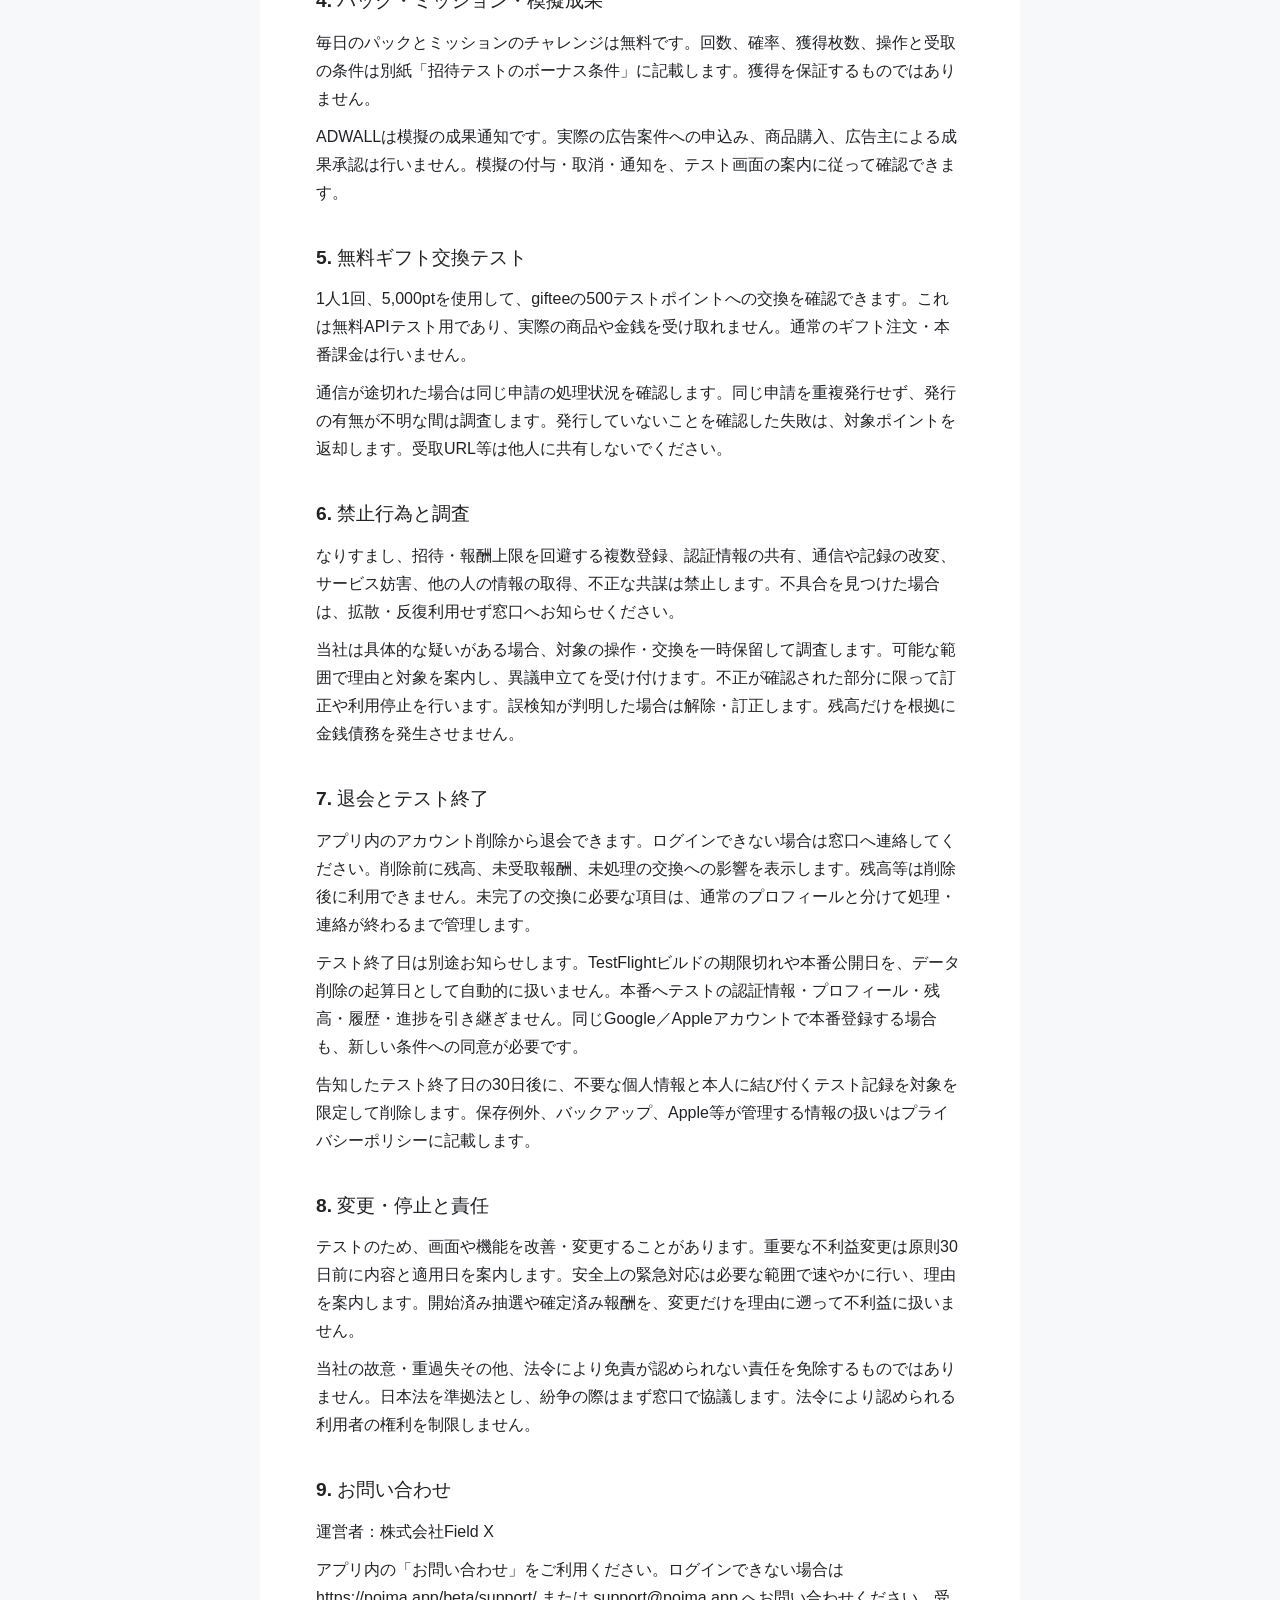
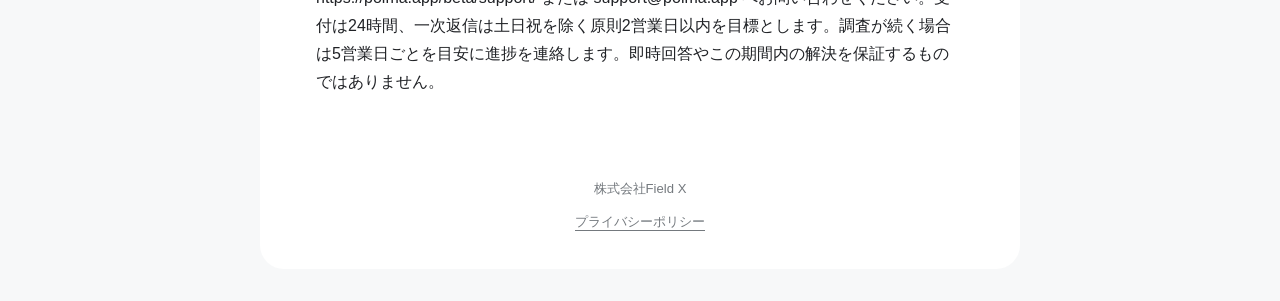
<file: beta/terms/index.html>
<!doctype html><html lang="ja"><head><meta charset="utf-8"><meta name="viewport" content="width=device-width,initial-scale=1"><meta name="robots" content="noindex,nofollow"><meta name="referrer" content="no-referrer"><meta http-equiv="Content-Security-Policy" content="default-src 'none'; script-src 'self' https://challenges.cloudflare.com; style-src 'self' 'unsafe-inline'; img-src 'self'; connect-src https://gdrxrpqlfaglgatxzumk.supabase.co https://challenges.cloudflare.com; frame-src https://challenges.cloudflare.com; base-uri 'none'; form-action 'self'"><title>招待テスト利用規約 | ポイマ</title><link rel="stylesheet" href="/beta/assets/style.css"><link rel="icon" href="/beta/assets/icon.png"></head><body><div class="shell"><header class="brand"><a href="/beta/support/" aria-label="ポイマ サポート"><img src="/beta/assets/logo.png" alt="ポイマ" width="144"></a></header><main class=""><a class="back" href="/beta/support/"><svg class="" aria-hidden="true" viewBox="0 0 24 24" fill="none" stroke="currentColor" stroke-width="1.7" stroke-linecap="round" stroke-linejoin="round"><path d="M15 6l-6 6 6 6"/></svg>サポート</a><h1>招待テスト利用規約</h1><p class="eyebrow">2026年11月17日版</p><details class="toc"><summary>目次</summary><a href="#section-1">1. テストの対象</a><a href="#section-2">2. チケット・ポイント</a><a href="#section-3">3. 予測への参加と結果</a><a href="#section-4">4. パック・ミッション・模擬成果</a><a href="#section-5">5. 無料ギフト交換テスト</a><a href="#section-6">6. 禁止行為と調査</a><a href="#section-7">7. 退会とテスト終了</a><a href="#section-8">8. 変更・停止と責任</a><a href="#section-9">9. お問い合わせ</a></details><article class="document"><h1>ポイマ 招待テスト利用規約</h1>
<p>文書版：beta-terms-2026-11-17-v1</p>
<p>株式会社Field X（以下「当社」）が提供するポイマの招待テストには、この規約を適用します。本番サービスの規約とは別のものです。</p>
<h2 id="section-1">1. テストの対象</h2>
<p>日本在住の18歳以上で、当社が招待した方が対象です。1人1アカウントとし、本人のGoogleまたはAppleアカウントで登録してください。Appleの「メールを非公開」を使う場合は、運営による招待者の確認が必要になることがあります。</p>
<p>利用は無料です。通信料・端末の費用はご自身の負担です。テストでは商品購入や有料サービスへの申込みを求めません。</p>
<h2 id="section-2">2. チケット・ポイント</h2>
<p>登録を完了した方に、テスト用の1,000チケットと5,000ptを1回付与します。チケット・ポイントの販売、現金化、他の人への譲渡・売買はできません。テスト残高に現金や実商品の交換価値はありません。</p>
<p>チケットは予測への参加に使います。ポイントはテスト用の交換確認に使います。アプリ内のチケット・ポイントと、ギフト提供元のテストポイントは別の単位です。</p>
<h2 id="section-3">3. 予測への参加と結果</h2>
<p>各お題に、回答、締切、判定条件、情報源、結果を確認できる時期、参加上限を表示します。参考オッズと受取目安は参加状況によって変わり、参加時の値を保証しません。表示された条件を確認して参加してください。</p>
<p>原則として、1チケットを1口とし、同じお題では同じ回答への追加参加ができます。参加確定後の回答変更、利用者都合の取消、途中精算はできません。</p>
<p>締切時の有効な参加チケット総数と同数のポイントを、的中した参加口数に応じて配分します。1pt未満は付与せず、残った部分は還元原資に繰り越します。的中者がいない場合はポイントを付与せず、原資を繰り越します。不成立・中止の場合は対象の参加チケットを返却します。通信障害だけを理由に不的中とは判定しません。</p>
<p>確定した報酬は、画面に表示するポイント・チケット・分割の方法から選んで受け取ります。結果確定だけではポイント残高に加算しません。報酬と残高の期限、成立条件はお題や受取画面の「？」等で確認できます。</p>
<p>結果を訂正する場合は理由と根拠を案内します。当社の誤判定による付与済み分は原則回収せず、正しい受取人への不足分を追加で補います。不正利用への対応は第6項に従います。</p>
<p>検証専用のお題には、その旨と判定方法を明示します。架空の検証結果を実際の試合や観測結果として扱いません。</p>
<h2 id="section-4">4. パック・ミッション・模擬成果</h2>
<p>毎日のパックとミッションのチャレンジは無料です。回数、確率、獲得枚数、操作と受取の条件は別紙「招待テストのボーナス条件」に記載します。獲得を保証するものではありません。</p>
<p>ADWALLは模擬の成果通知です。実際の広告案件への申込み、商品購入、広告主による成果承認は行いません。模擬の付与・取消・通知を、テスト画面の案内に従って確認できます。</p>
<h2 id="section-5">5. 無料ギフト交換テスト</h2>
<p>1人1回、5,000ptを使用して、gifteeの500テストポイントへの交換を確認できます。これは無料APIテスト用であり、実際の商品や金銭を受け取れません。通常のギフト注文・本番課金は行いません。</p>
<p>通信が途切れた場合は同じ申請の処理状況を確認します。同じ申請を重複発行せず、発行の有無が不明な間は調査します。発行していないことを確認した失敗は、対象ポイントを返却します。受取URL等は他人に共有しないでください。</p>
<h2 id="section-6">6. 禁止行為と調査</h2>
<p>なりすまし、招待・報酬上限を回避する複数登録、認証情報の共有、通信や記録の改変、サービス妨害、他の人の情報の取得、不正な共謀は禁止します。不具合を見つけた場合は、拡散・反復利用せず窓口へお知らせください。</p>
<p>当社は具体的な疑いがある場合、対象の操作・交換を一時保留して調査します。可能な範囲で理由と対象を案内し、異議申立てを受け付けます。不正が確認された部分に限って訂正や利用停止を行います。誤検知が判明した場合は解除・訂正します。残高だけを根拠に金銭債務を発生させません。</p>
<h2 id="section-7">7. 退会とテスト終了</h2>
<p>アプリ内のアカウント削除から退会できます。ログインできない場合は窓口へ連絡してください。削除前に残高、未受取報酬、未処理の交換への影響を表示します。残高等は削除後に利用できません。未完了の交換に必要な項目は、通常のプロフィールと分けて処理・連絡が終わるまで管理します。</p>
<p>テスト終了日は別途お知らせします。TestFlightビルドの期限切れや本番公開日を、データ削除の起算日として自動的に扱いません。本番へテストの認証情報・プロフィール・残高・履歴・進捗を引き継ぎません。同じGoogle／Appleアカウントで本番登録する場合も、新しい条件への同意が必要です。</p>
<p>告知したテスト終了日の30日後に、不要な個人情報と本人に結び付くテスト記録を対象を限定して削除します。保存例外、バックアップ、Apple等が管理する情報の扱いはプライバシーポリシーに記載します。</p>
<h2 id="section-8">8. 変更・停止と責任</h2>
<p>テストのため、画面や機能を改善・変更することがあります。重要な不利益変更は原則30日前に内容と適用日を案内します。安全上の緊急対応は必要な範囲で速やかに行い、理由を案内します。開始済み抽選や確定済み報酬を、変更だけを理由に遡って不利益に扱いません。</p>
<p>当社の故意・重過失その他、法令により免責が認められない責任を免除するものではありません。日本法を準拠法とし、紛争の際はまず窓口で協議します。法令により認められる利用者の権利を制限しません。</p>
<h2 id="section-9">9. お問い合わせ</h2>
<p>運営者：株式会社Field X</p>
<p>アプリ内の「お問い合わせ」をご利用ください。ログインできない場合は https://poima.app/beta/support/ または support@poima.app へお問い合わせください。受付は24時間、一次返信は土日祝を除く原則2営業日以内を目標とします。調査が続く場合は5営業日ごとを目安に進捗を連絡します。即時回答やこの期間内の解決を保証するものではありません。</p>
</article></main><footer class="footer">株式会社Field X<br><a href="/beta/privacy/">プライバシーポリシー</a></footer></div><script type="module" src="/beta/assets/app.js"></script></body></html>
</file>
<file: beta/assets/style.css>
:root{font-family:-apple-system,BlinkMacSystemFont,"Hiragino Kaku Gothic ProN","Hiragino Sans","Noto Sans JP","Yu Gothic",sans-serif;color:#202226;background:#f7f8f9;line-height:1.75;color-scheme:light;font-synthesis:none;--orange:#d84400;--quiet:#5d6369}
*{box-sizing:border-box}body{margin:0}a{color:inherit;text-underline-offset:4px}button,input,select,textarea{font:inherit}button,a,input,select,textarea{touch-action:manipulation}button{cursor:pointer}a:focus-visible,button:focus-visible,input:focus-visible,select:focus-visible,textarea:focus-visible,summary:focus-visible{outline:3px solid #e66c2c;outline-offset:4px}button:disabled{background:#dfe1e3;color:#65696f;cursor:default}
.preview{text-align:center;background:#fff0e5;color:#913b12;font-size:.8rem;padding:7px 16px}.shell{max-width:540px;margin:auto;background:#fff;min-height:100svh;display:flex;flex-direction:column}.brand{display:flex;justify-content:center;align-items:center;padding:28px 24px 18px}.brand a{display:flex;min-height:44px;align-items:center}.brand img{width:144px;height:auto;display:block}main{padding:20px 24px 36px;flex:1}.back{display:inline-flex;align-items:center;gap:8px;min-height:44px;margin:-4px 0 15px;text-decoration:none;font-size:.95rem}.back svg{width:19px;height:19px}.eyebrow{color:var(--quiet);font-size:.87rem;margin:0 0 8px}h1{font-size:1.8rem;line-height:1.4;letter-spacing:-.03em;margin:0 0 10px;font-weight:750}h2{font-size:1.2rem;line-height:1.6;margin:28px 0 12px}p{margin:10px 0}.lead{color:var(--quiet);margin-bottom:30px}.links{display:grid;gap:12px}.link-row{display:flex;align-items:center;gap:15px;min-height:68px;padding:16px 18px;border-radius:15px;background:#f5f6f7;text-decoration:none;font-weight:650}.link-row svg{height:23px;width:23px;flex:none}.link-row .chevron{width:18px;margin-left:auto}.email{margin:40px 0 12px;text-align:center;color:var(--quiet);font-size:.9rem}.email a{display:block;font-size:1.1rem;font-weight:700;color:#202226;margin-top:5px;overflow-wrap:anywhere}.email .preparing{display:block;color:var(--quiet);font-size:.8rem;margin-top:8px}.doc-links{display:grid;gap:8px}.doc-links a{padding:13px 16px;background:#f5f6f7;border-radius:12px;min-height:48px}.footer{text-align:center;padding:24px;color:#74797e;font-size:.82rem}.footer a{display:inline-block;min-height:44px;padding:10px 0}label,.label{display:block;font-size:.95rem;font-weight:650;margin-bottom:8px}.field{margin:22px 0}input[type=email],select,textarea{width:100%;border:1px solid #bfc5c9;border-radius:12px;padding:12px 14px;background:#fff;color:#202226;min-height:50px}input::placeholder,textarea::placeholder{color:#777e84}textarea{min-height:180px;resize:vertical;display:block;line-height:1.7}.hint{font-size:.82rem;color:var(--quiet);margin-top:8px}.check{display:flex;align-items:center;gap:12px;font-weight:400;min-height:48px;font-size:.9rem;margin:24px 0 16px}.check input{width:22px;height:22px;accent-color:var(--orange);flex:none}.primary{display:flex;justify-content:center;align-items:center;text-decoration:none;width:100%;min-height:54px;border:0;border-radius:14px;background:var(--orange);color:white;font-weight:700;padding:12px 18px;font-size:1.05rem}.reply-note{text-align:center;font-size:.85rem;color:var(--quiet);margin-top:16px}.error{color:#a72424;font-size:.93rem;margin:16px 0;white-space:pre-line;overflow-wrap:anywhere}.error:empty{display:none}.panel{background:#f5f6f7;padding:24px;border-radius:18px;margin:30px 0}.panel h2{margin-top:0}.steps{list-style:none;padding:0;margin:20px 0 32px;counter-reset:step}.steps li{counter-increment:step;display:flex;align-items:flex-start;gap:14px;padding:14px 0}.steps li::before{content:counter(step);display:grid;place-items:center;flex:none;width:30px;height:30px;border-radius:50%;background:#26282c;color:#fff;font-size:.9rem;font-weight:700}.document{font-size:1rem;overflow-wrap:anywhere}.document h1{display:none}.document h2{margin-top:36px}.document table{width:100%;border-collapse:collapse;margin:20px 0;font-size:.9rem}.document td,.document th{padding:12px 8px;vertical-align:top;text-align:left;border-bottom:1px solid #e7e9eb}.document th{background:#f5f6f7}.document li{margin-bottom:8px}.toc{background:#f5f6f7;border-radius:14px;padding:12px 18px;margin:26px 0}.toc summary{cursor:pointer;min-height:28px;font-weight:650}.toc a{display:block;padding:8px 0;min-height:44px;font-size:.93rem}.document h2{scroll-margin-top:20px}.receipt{font-size:1.4rem;letter-spacing:.08em;font-variant-numeric:tabular-nums;font-weight:750}.trap{position:absolute;left:-10000px;width:1px;height:1px;overflow:hidden}[hidden]{display:none!important}
.select-field{position:relative}.select-field select{appearance:none;-webkit-appearance:none;display:block;min-height:50px;padding-right:42px;line-height:1.75}.select-field::after{content:"";pointer-events:none;position:absolute;right:18px;top:50%;width:8px;height:8px;border-right:2px solid #5d6369;border-bottom:2px solid #5d6369;transform:translateY(-70%) rotate(45deg)}
@media(min-width:800px){.shell{max-width:760px;margin:32px auto;border-radius:24px;min-height:calc(100svh - 64px)}main{padding:24px 56px 48px}.brand{padding-top:34px}.brand img{width:156px}.support-home{max-width:520px;margin:auto;width:100%}.contact-main{max-width:580px;margin:auto;width:100%}}
@media(max-width:350px){main{padding-left:18px;padding-right:18px}h1{font-size:1.65rem}.link-row{padding:14px;gap:10px}.check{align-items:flex-start}.document table{font-size:.85rem}.document td,.document th{padding:8px 5px}}
@media(prefers-reduced-motion:no-preference){button,a,input,textarea,select{transition:background-color .15s,color .15s}button:active,.link-row:active{transform:translateY(1px)}}
</file>
